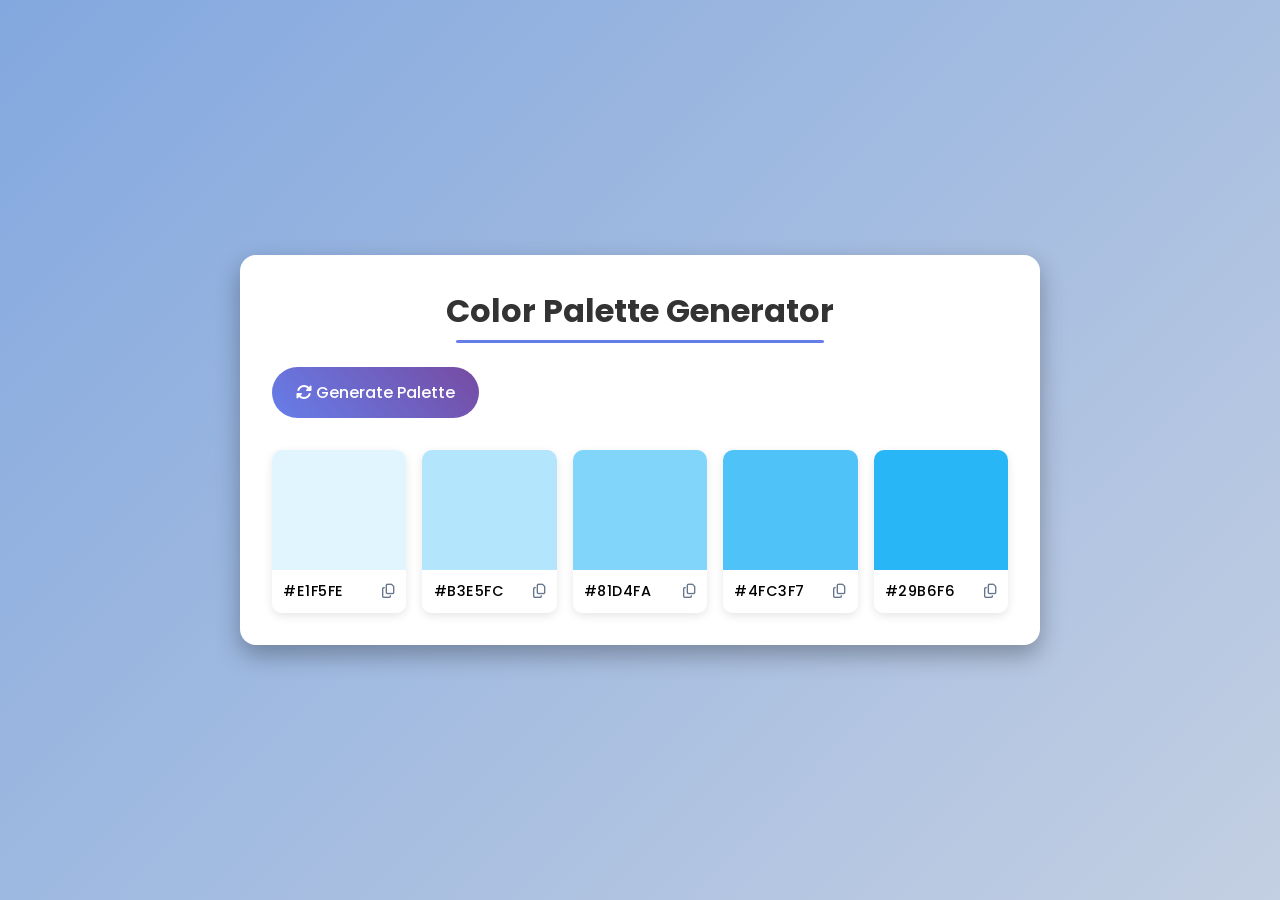
<file: color palate/index.html>
<!DOCTYPE html>
<html lang="en">
  <head>
    <meta charset="UTF-8" />
    <meta name="viewport" content="width=device-width, initial-scale=1.0" />
    <title>Color Palette Generator</title>
    <link
      rel="stylesheet"
      href="https://cdnjs.cloudflare.com/ajax/libs/font-awesome/6.7.2/css/all.min.css"
      integrity="sha512-Evv84Mr4kqVGRNSgIGL/F/aIDqQb7xQ2vcrdIwxfjThSH8CSR7PBEakCr51Ck+w+/U6swU2Im1vVX0SVk9ABhg=="
      crossorigin="anonymous"
      referrerpolicy="no-referrer"
    />
    <link rel="stylesheet" href="style.css" />
  </head>
  <body>
    <div class="container">
      <h1>Color Palette Generator</h1>

      <button id="generate-btn">
        <i class="fas fa-sync-alt"></i>
        Generate Palette
      </button>

      <div class="palette-container">
        <!-- COLOR BOX 1 -->
        <div class="color-box">
          <div class="color" style="background-color: #e1f5fe"></div>
          <div class="color-info">
            <span class="hex-value">#E1F5FE</span>
            <i class="far fa-copy copy-btn" title="Copy to clipboard"></i>
          </div>
        </div>
        <!-- COLOR BOX 2 -->
        <div class="color-box">
          <div class="color" style="background-color: #b3e5fc"></div>
          <div class="color-info">
            <span class="hex-value">#B3E5FC</span>
            <i class="far fa-copy copy-btn" title="Copy to clipboard"></i>
          </div>
        </div>
        <!-- COLOR BOX 3 -->
        <div class="color-box">
          <div class="color" style="background-color: #81d4fa"></div>
          <div class="color-info">
            <span class="hex-value">#81D4FA</span>
            <i class="far fa-copy copy-btn" title="Copy to clipboard"></i>
          </div>
        </div>
        <!-- COLOR BOX 4 -->
        <div class="color-box">
          <div class="color" style="background-color: #4fc3f7"></div>
          <div class="color-info">
            <span class="hex-value">#4FC3F7</span>
            <i class="far fa-copy copy-btn" title="Copy to clipboard"></i>
          </div>
        </div>
        <!-- COLOR BOX 5 -->
        <div class="color-box">
          <div class="color" style="background-color: #29b6f6"></div>
          <div class="color-info">
            <span class="hex-value">#29B6F6</span>
            <i class="far fa-copy copy-btn" title="Copy to clipboard"></i>
          </div>
        </div>
      </div>
    </div>

    <script src="script.js"></script>
  </body>
</html>
</file>
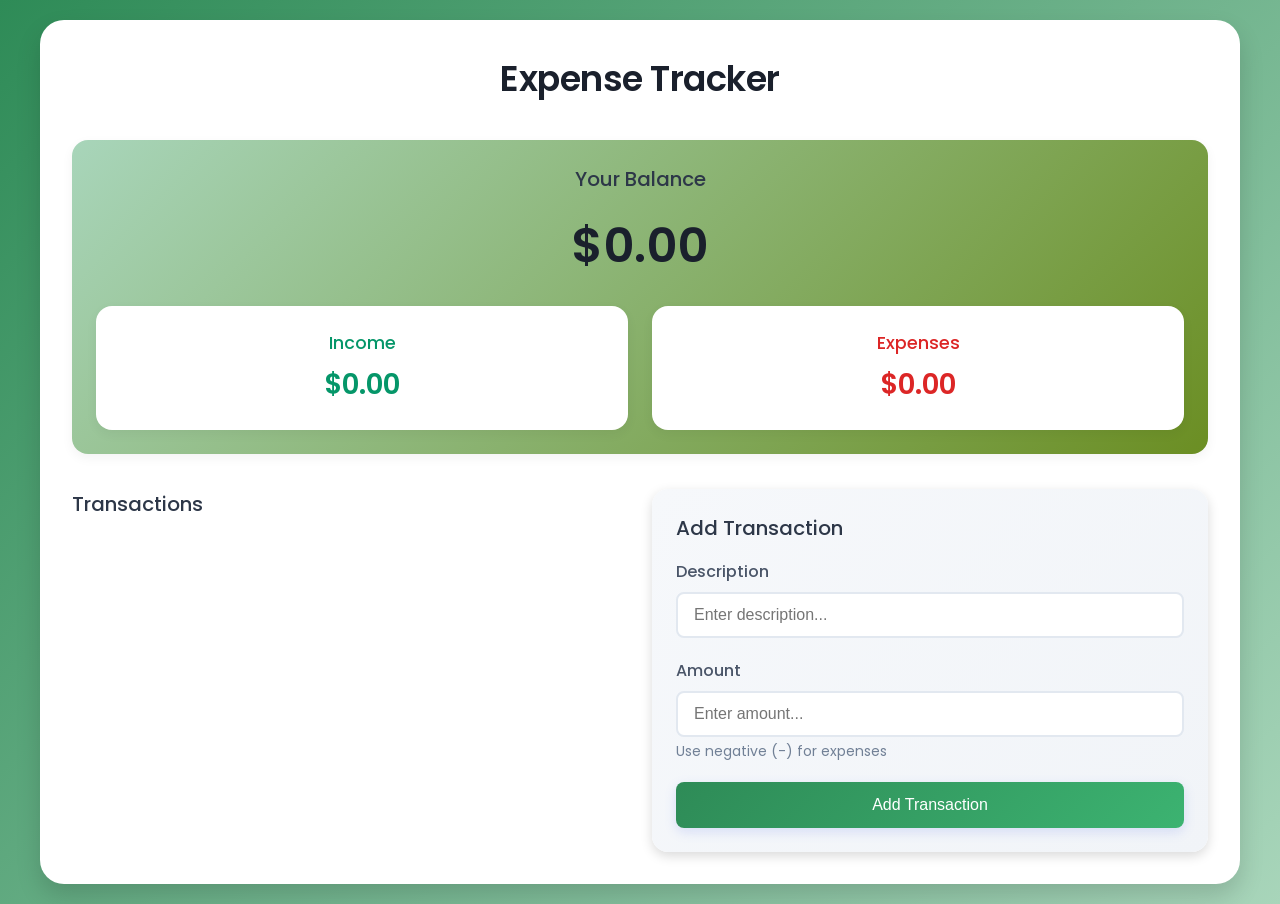
<file: expense tracker/index.html>
<!DOCTYPE html>
<html lang="en">
  <head>
    <meta charset="UTF-8" />
    <meta name="viewport" content="width=device-width, initial-scale=1.0" />
    <title>Expense Tracker</title>
    <link rel="stylesheet" href="style.css" />
    <link
      href="https://fonts.googleapis.com/css?family=Poppins:100,100italic,200,200italic,300,300italic,regular,italic,500,500italic,600,600italic,700,700italic,800,800italic,900,900italic"
      rel="stylesheet"
    />
  </head>
  <body>
    <div class="container">
      <h1>Expense Tracker</h1>

      <div class="balance-container">
        <h2>Your Balance</h2>
        <h1 id="balance">$0.00</h1>

        <div class="summary">
          <div class="income">
            <h3>Income</h3>
            <p id="income-amount">$0.00</p>
          </div>
          <div class="expenses">
            <h3>Expenses</h3>
            <p id="expense-amount">$0.00</p>
          </div>
        </div>
      </div>

      <div class="main-content">
        <div class="transaction-container">
          <h2>Transactions</h2>
          <ul id="transaction-list">
            <!-- TRANSACTIONS WILL BE INSERTED HERE -->
          </ul>
        </div>

        <div class="form-container">
          <h2>Add Transaction</h2>

          <form id="transaction-form">
            <div class="form-group">
              <label for="description">Description</label>
              <input type="text" id="description" placeholder="Enter description..." required />
            </div>

            <div class="form-group">
              <label for="amount">Amount</label>
              <input type="number" id="amount" placeholder="Enter amount..." required />
              <small>Use negative (-) for expenses</small>
            </div>

            <button type="submit">Add Transaction</button>
          </form>
        </div>
      </div>
    </div>

    <script src="script.js"></script>
  </body>
</html>
</file>
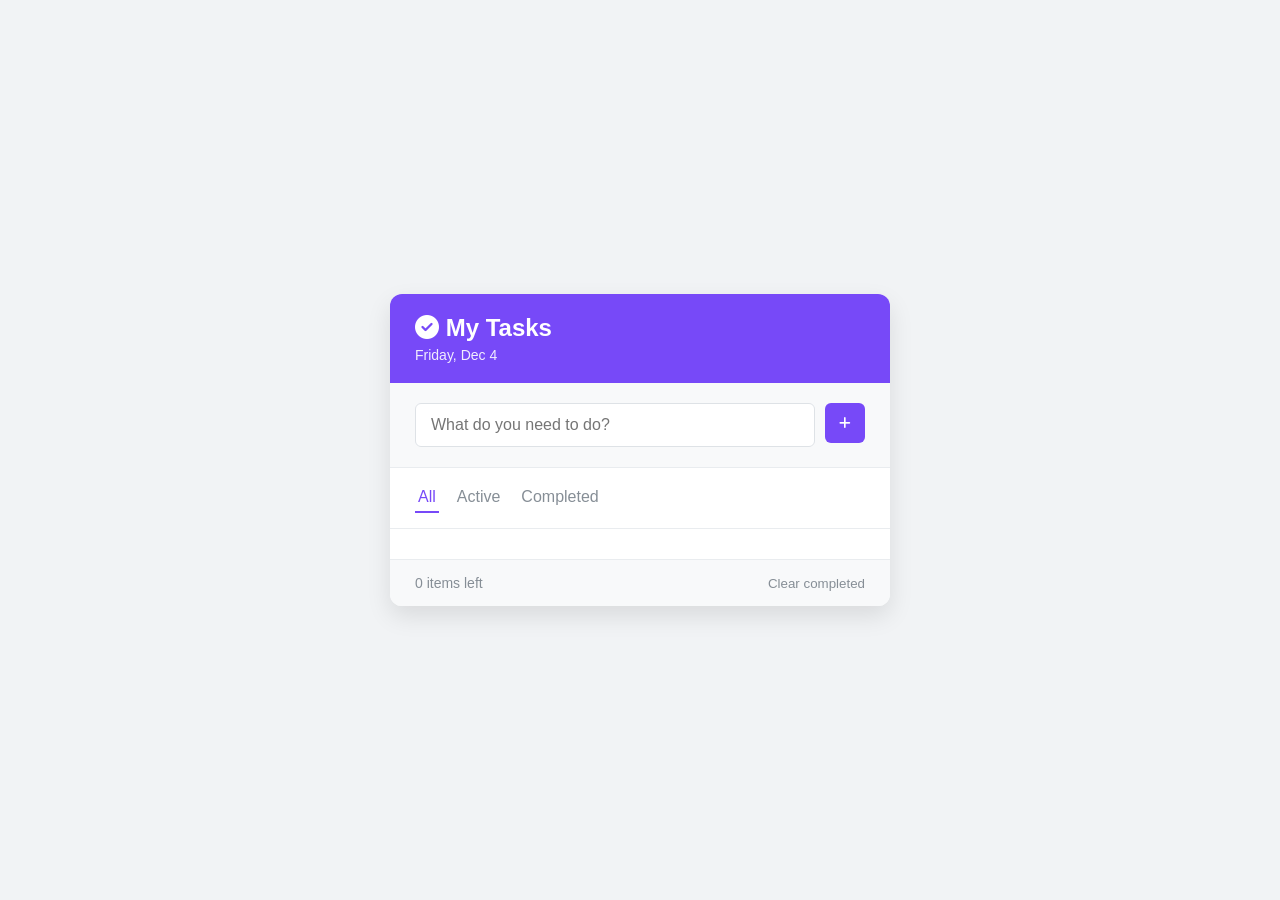
<file: Functional To-Do App with Filtering/index.html>
<!DOCTYPE html>
<html lang="en">
  <head>
    <meta charset="UTF-8" />
    <meta name="viewport" content="width=device-width, initial-scale=1.0" />
    <title>Todo App</title>
    <link rel="stylesheet" href="style.css" />
    <link
      rel="stylesheet"
      href="https://cdnjs.cloudflare.com/ajax/libs/font-awesome/6.7.2/css/all.min.css"
      integrity="sha512-Evv84Mr4kqVGRNSgIGL/F/aIDqQb7xQ2vcrdIwxfjThSH8CSR7PBEakCr51Ck+w+/U6swU2Im1vVX0SVk9ABhg=="
      crossorigin="anonymous"
      referrerpolicy="no-referrer"
    />
  </head>
  <body>
    <div class="app">
      <header>
        <h1>
          <i class="fas fa-check-circle"></i>
          My Tasks
        </h1>
        <p id="date"></p>
      </header>

      <div class="todo-input">
        <input type="text" id="task-input" placeholder="What do you need to do?" />
        <button id="add-task">
          <i class="fas fa-plus"></i>
        </button>
      </div>

      <div class="filters">
        <span class="filter active" data-filter="all"> All </span>
        <span class="filter" data-filter="active"> Active </span>
        <span class="filter" data-filter="completed"> Completed </span>
      </div>

      <div class="todos-container">
        <ul id="todos-list">
          <!-- li will be inserted right here later in the video -->
          <!-- <li class="todo-item">
            <label class="checkbox-container">
              <input type="checkbox" class="todo-checkbox" />
              <span class="checkmark"></span>
            </label>
            <span class="todo-item-text">Buy groceries</span>
            <button class="delete-btn"><i class="fas fa-times"></i></button>
          </li> -->
        </ul>
        <div class="empty-state hidden">
          <i class="fas fa-clipboard-list"></i>
          <p>No tasks here yet</p>
        </div>
      </div>

      <footer>
        <p id="items-left">0 items left</p>
        <button id="clear-completed">Clear completed</button>
      </footer>
    </div>

    <script src="script.js"></script>
  </body>
</html>
</file>
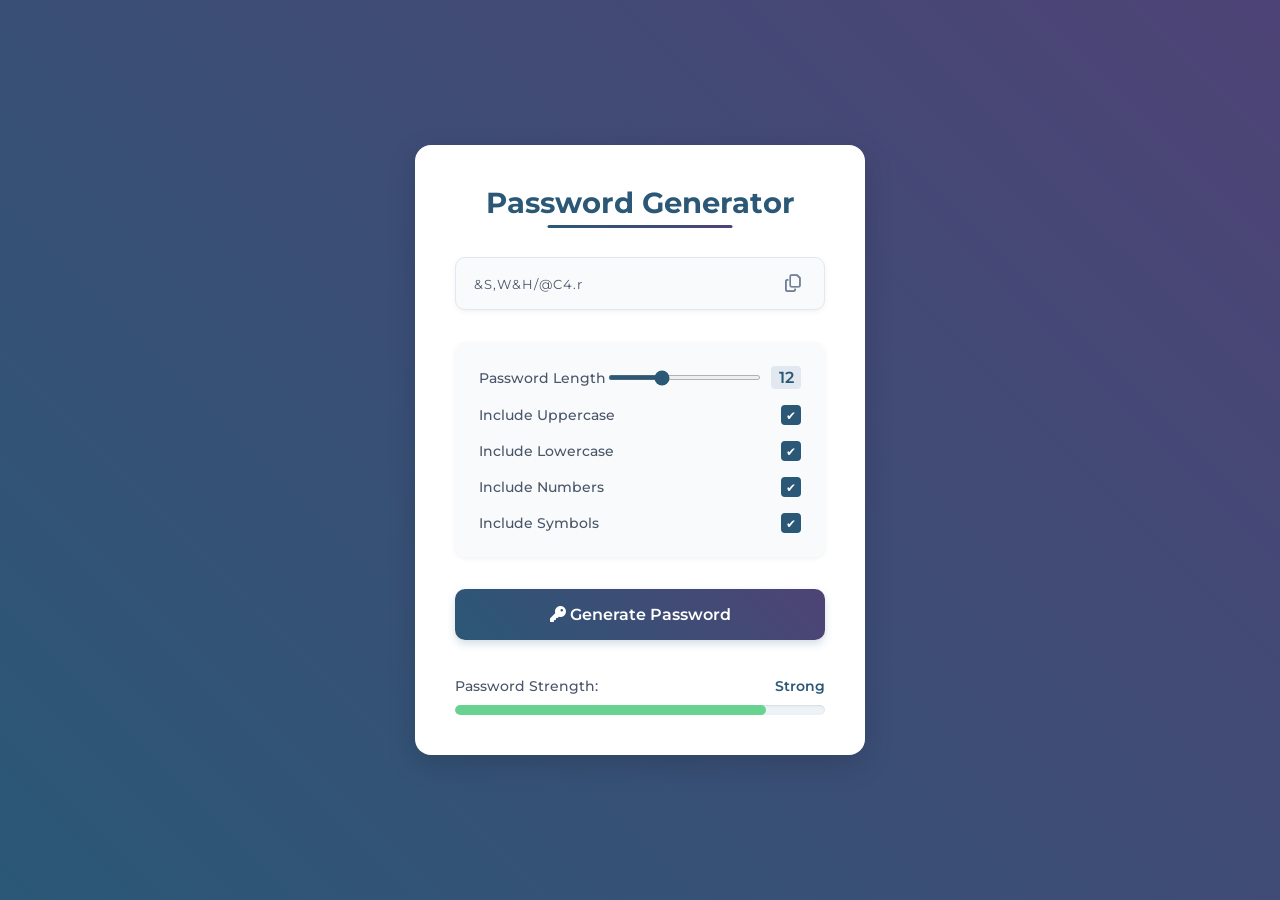
<file: password generater with strength meter/index.html>
<!DOCTYPE html>
<html lang="en">
  <head>
    <meta charset="UTF-8" />
    <meta name="viewport" content="width=device-width, initial-scale=1.0" />
    <title>Password Generator</title>
    <link rel="stylesheet" href="style.css" />
    <link
      rel="stylesheet"
      href="https://cdnjs.cloudflare.com/ajax/libs/font-awesome/6.7.2/css/all.min.css"
      integrity="sha512-Evv84Mr4kqVGRNSgIGL/F/aIDqQb7xQ2vcrdIwxfjThSH8CSR7PBEakCr51Ck+w+/U6swU2Im1vVX0SVk9ABhg=="
      crossorigin="anonymous"
      referrerpolicy="no-referrer"
    />
  </head>
  <body>
    <div class="container">
      <h1>Password Generator</h1>

      <!-- password container -->
      <div class="password-container">
        <input type="text" readonly id="password" />
        <i class="far fa-copy" id="copy-btn" title="Copy to clipboard"></i>
      </div>

      <!-- options -->
      <div class="options">
        <!-- password length -->
        <div class="option">
          <label for="length">Password Length</label>
          <div class="range-container">
            <input type="range" id="length" min="6" max="24" value="12" />
            <span id="length-value">12</span>
          </div>
        </div>
        <!-- include uppercase -->
        <div class="option">
          <label for="uppercase">Include Uppercase</label>
          <input type="checkbox" id="uppercase" checked />
        </div>
        <!-- include lowercase -->
        <div class="option">
          <label for="lowercase">Include Lowercase</label>
          <input type="checkbox" id="lowercase" checked />
        </div>
        <!-- include numbers -->
        <div class="option">
          <label for="numbers">Include Numbers</label>
          <input type="checkbox" id="numbers" checked />
        </div>
        <!-- include symbols -->
        <div class="option">
          <label for="symbols">Include Symbols</label>
          <input type="checkbox" id="symbols" checked />
        </div>
      </div>

      <button id="generate-btn">
        <i class="fas fa-key"></i>
        Generate Password
      </button>

      <div class="strength-container">
        <p>Password Strength: <span id="strength-label">Medium</span></p>

        <div class="strength-meter">
          <div class="strength-bar"></div>
        </div>
      </div>
    </div>

    <script src="script.js"></script>
  </body>
</html>
</file>
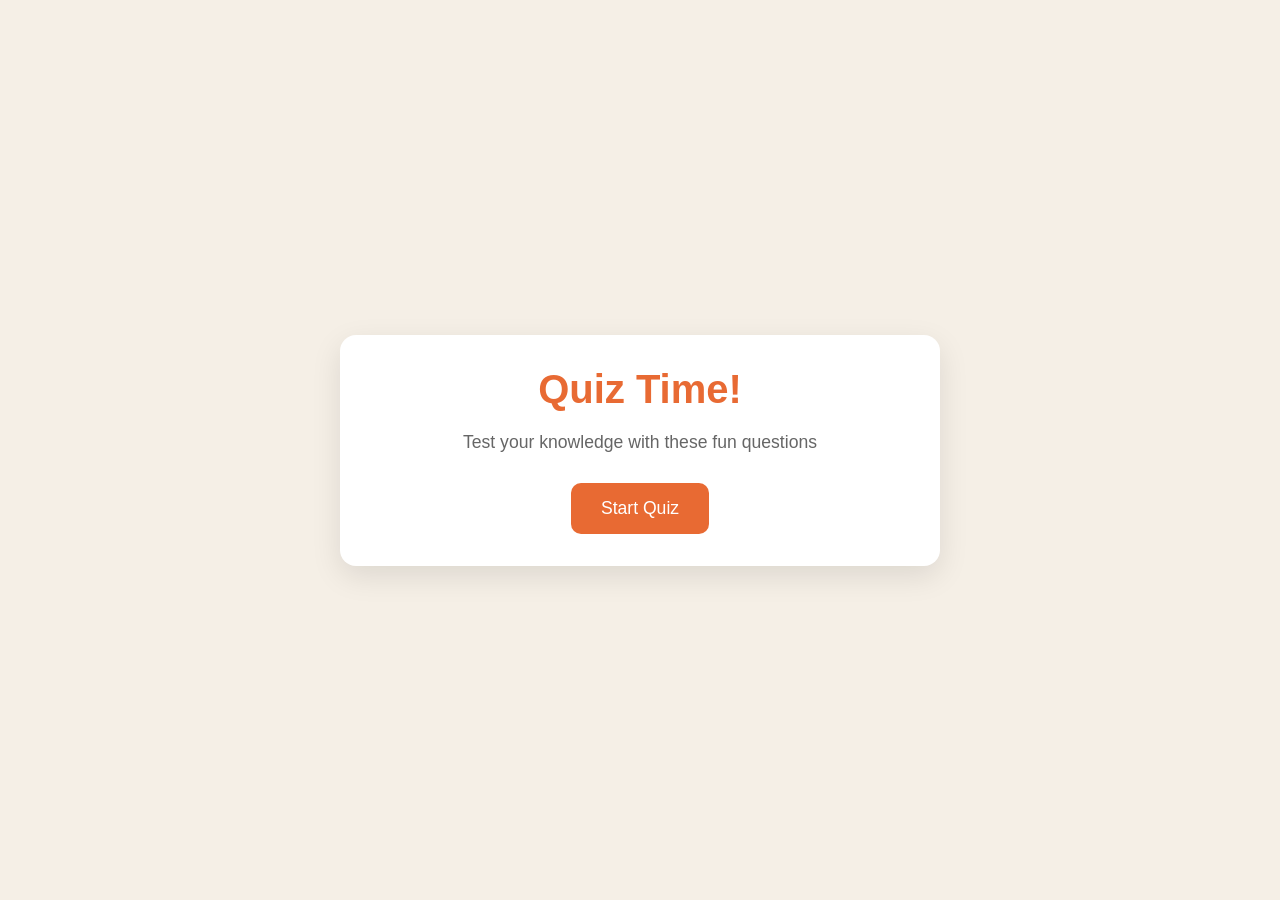
<file: quiz game/index.html>
<!DOCTYPE html>
<html lang="en">
  <head>
    <meta charset="UTF-8" />
    <meta name="viewport" content="width=device-width, initial-scale=1.0" />
    <title>Quiz Game</title>
    <link rel="stylesheet" href="style.css" />
  </head>
  <body>
    <div class="container">
      <div class="screen active" id="start-screen">
        <h1>Quiz Time!</h1>
        <p>Test your knowledge with these fun questions</p>
        <button id="start-btn">Start Quiz</button>
      </div>

      <div class="screen" id="quiz-screen">
        <div class="quiz-header">
          <h2 id="question-text">Question goes here</h2>
          <div class="quiz-info">
            <p>
              Question <span id="current-question">1</span> of <span id="total-questions">5</span>
            </p>

            <p>Score: <span id="score">0</span></p>
          </div>
        </div>

        <div id="answers-container" class="answers-container">
          <!-- Answer buttons will be insterted here from our js code later at some point -->
        </div>

        <div class="progress-bar">
          <div id="progress" class="progress"></div>
        </div>
      </div>

      <div id="result-screen" class="screen">
        <h1>Quiz Results</h1>
        <div class="result-info">
          <p>You scored <span id="final-score">0</span> out of <span id="max-score">5</span></p>

          <div id="result-message">Good job!</div>
        </div>
        <button id="restart-btn">Restart Quiz</button>
      </div>
    </div>

    <script src="script.js"></script>
  </body>
</html>
</file>
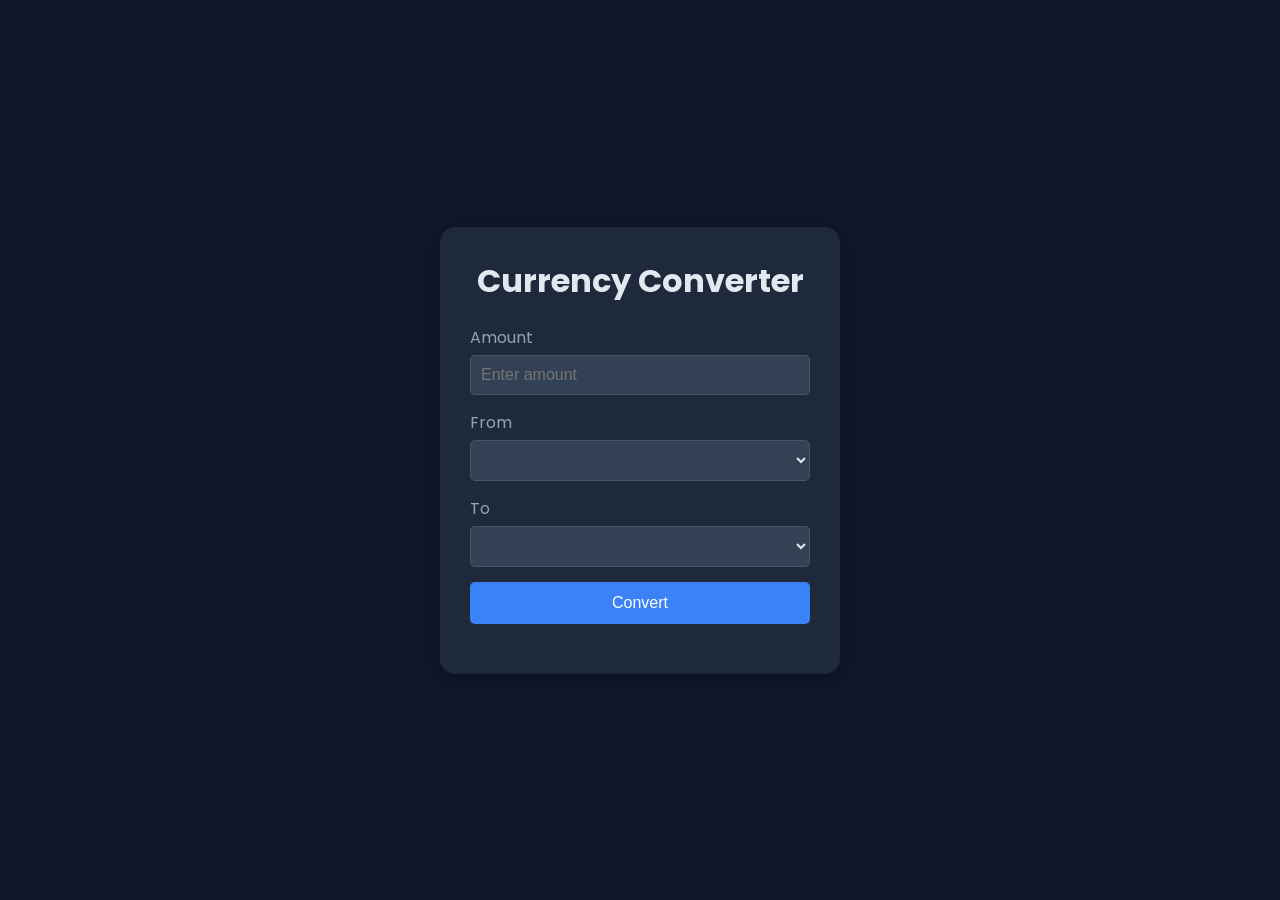
<file: Real-Time Currency Converter/index.html>
<!DOCTYPE html>
<html lang="en">
  <head>
    <meta charset="UTF-8" />
    <meta name="viewport" content="width=device-width, initial-scale=1.0" />
    <title>Curreny Converter App</title>
    <link rel="stylesheet" href="style.css" />
    <link
      href="https://fonts.googleapis.com/css?family=Poppins:100,100italic,200,200italic,300,300italic,regular,italic,500,500italic,600,600italic,700,700italic,800,800italic,900,900italic"
      rel="stylesheet"
    />
  </head>
  <body>
    <div class="container">
      <h1>Currency Converter</h1>

      <form id="converter-form">
        <div class="form-group">
          <label for="amount">Amount</label>
          <input type="number" id="amount" placeholder="Enter amount" required />
        </div>

        <div class="form-group">
          <label for="from-currency">From</label>
          <select id="from-currency">
            <!-- Currency options will be inserted from our api -->
          </select>
        </div>

        <div class="form-group">
          <label for="to-currency">To</label>
          <select id="to-currency">
            <!-- Currency options will be inserted from our api -->
          </select>
        </div>

        <button type="submit">Convert</button>
      </form>

      <div id="result"></div>
    </div>

    <script src="script.js"></script>
  </body>
</html>
</file>
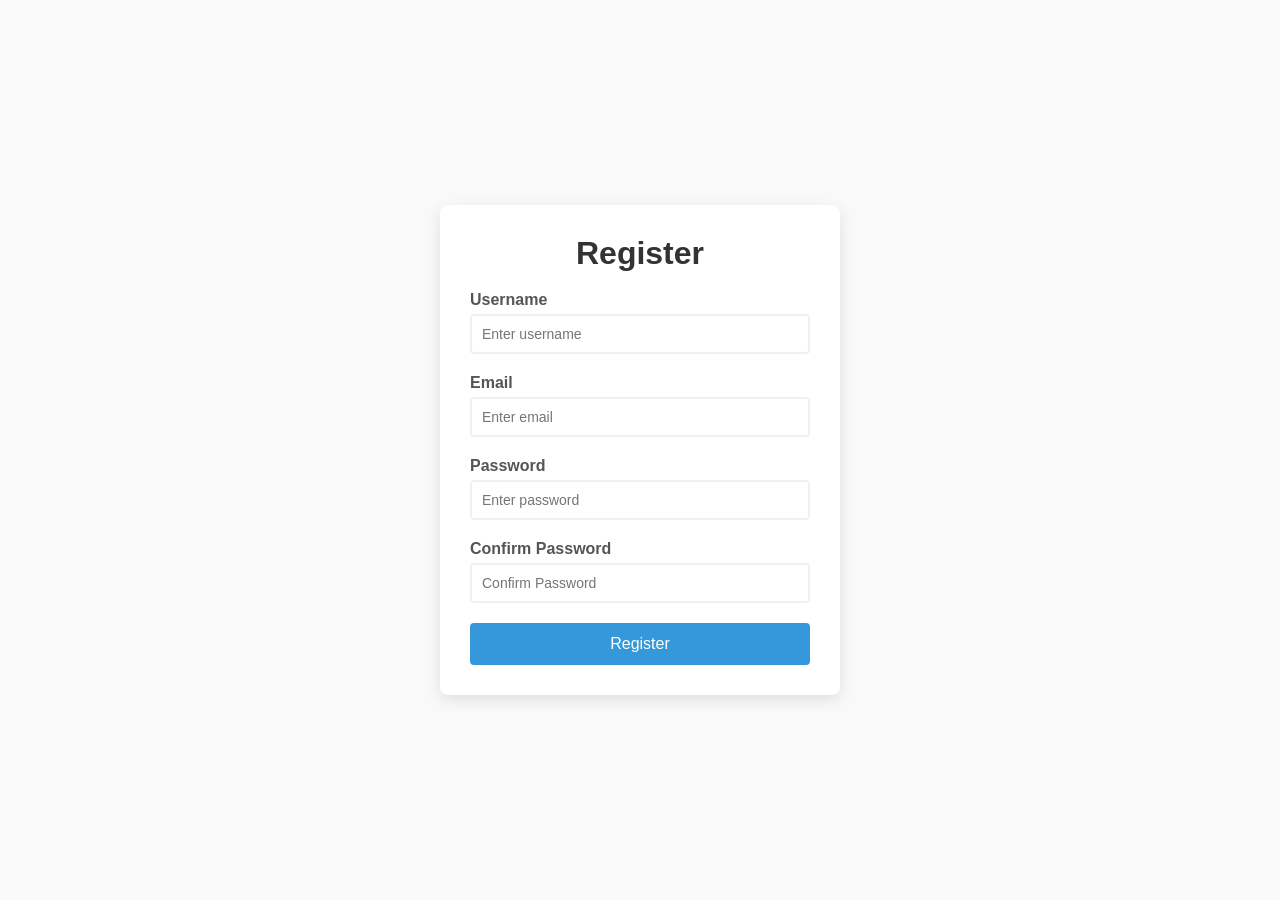
<file: registration form validator/index.html>
<!DOCTYPE html>
<html lang="en">
  <head>
    <meta charset="UTF-8" />
    <meta name="viewport" content="width=device-width, initial-scale=1.0" />
    <title>Form Validator</title>
    <link rel="stylesheet" href="style.css" />
  </head>
  <body>
    <div class="container">
      <form id="registration-form">
        <h1>Register</h1>

        <!-- username -->
        <div class="form-group">
          <label for="username">Username</label>
          <input type="text" id="username" placeholder="Enter username" />
          <small></small>
        </div>
        <!-- email -->
        <div class="form-group">
          <label for="email">Email</label>
          <input type="email" id="email" placeholder="Enter email" />
          <small></small>
        </div>
        <!-- password -->
        <div class="form-group">
          <label for="password">Password</label>
          <input type="password" id="password" placeholder="Enter password" />
          <small></small>
        </div>
        <!-- confirm password -->
        <div class="form-group">
          <label for="confirmPassword">Confirm Password</label>
          <input type="password" id="confirmPassword" placeholder="Confirm Password" />
          <small></small>
        </div>
        <!-- submit btn -->
        <button type="submit">Register</button>
      </form>
    </div>

    <script src="script.js"></script>
  </body>
</html>
</file>
<file: color palate/style.css>
/* Basic Reset */
@import url(https://fonts.googleapis.com/css?family=Poppins:100,100italic,200,200italic,300,300italic,regular,italic,500,500italic,600,600italic,700,700italic,800,800italic,900,900italic);

* {
  margin: 0;
  padding: 0;
  box-sizing: border-box;
  font-family: "Poppins", sans-serif;
}

body {
  background: linear-gradient(135deg, #83a8df, #c3cfe2);
  min-height: 100vh;
  display: flex;
  align-items: center;
  justify-content: center;
  padding: 20px;
}

.container {
  background-color: #fff;
  border-radius: 1rem;
  padding: 2rem;
  width: 100%;
  max-width: 800px;
  box-shadow: 0 10px 25px rgba(0, 0, 0, 0.3);
}

h1 {
  text-align: center;
  margin-bottom: 1.5rem;
  color: #333;
  position: relative;
  padding-bottom: 0.5rem;
}

h1::after {
  content: "";
  position: absolute;
  bottom: 0;
  left: 50%;
  transform: translateX(-50%);
  width: 50%;
  height: 3px;
  background-color: #667eea;
  border-radius: 2px;
}

#generate-btn {
  background: linear-gradient(45deg, #667eea, #764ba2);
  color: white;
  border: none;
  padding: 0.8rem 1.5rem;
  border-radius: 50px;
  cursor: pointer;
  font-weight: 500;
  margin-bottom: 2rem;
  font-size: 1rem;
}

#generate-btn:hover {
  transform: translateY(-2px);
  box-shadow: 0 6px 10px rgba(102, 126, 234, 0.3);
}

#generate-btn:active {
  transform: translateY(0);
}

.palette-container {
  display: grid;
  gap: 1rem;
  grid-template-columns: repeat(auto-fit, minmax(130px, 1fr));
}

.color-box {
  border-radius: 10px;
  overflow: hidden;
  box-shadow: 0 3px 10px rgba(0, 0, 0, 0.1);
  transition: transform 0.2s;
}

.color-box:hover {
  transform: translateY(-5px);
}

.color {
  height: 120px;
  cursor: pointer;
}

.color-info {
  background-color: #fff;
  padding: 0.7rem;
  display: flex;
  align-items: center;
  justify-content: space-between;
  font-size: 0.9rem;
}

.hex-value {
  font-weight: 500;
  letter-spacing: 0.5px;
}

.copy-btn {
  cursor: pointer;
  color: #64748b;
  transition: color 0.2s;
}

.copy-btn:hover {
  color: #667eea;
}

@media (max-width: 768px) {
  .palette-container {
    grid-template-columns: repeat(auto-fit, minmax(100px, 1fr));
  }
}
</file>
<file: expense tracker/style.css>
* {
  margin: 0;
  padding: 0;
  box-sizing: border-box;
}

body {
  background: linear-gradient(135deg, #2e8b57, #a8d5ba);
  min-height: 100vh;
  font-family: "Poppins", sans-serif;
  display: flex;
  align-items: center;
  justify-content: center;
  padding: 20px;
  color: #2d3436;
}

.container {
  width: 100%;
  max-width: 1200px;
  background-color: #fff;
  padding: 2rem;
  border-radius: 24px;
  box-shadow: 0 12px 24px rgba(0, 0, 0, 0.15);
}

h1 {
  text-align: center;
  color: #1a202c;
  margin-bottom: 35px;
  font-size: 2.2rem;
  font-weight: 600;
  letter-spacing: -0.5px;
}

h2 {
  color: #2d3748;
  margin-bottom: 1rem;
  font-size: 1.25rem;
  font-weight: 500;
}

.balance-container {
  text-align: center;
  margin-bottom: 35px;
  padding: 24px;
  background: linear-gradient(135deg, #a8d5ba, #6b8e23);
  border-radius: 1rem;
  box-shadow: 0 4px 12px rgba(0, 0, 0, 0.05);
}

.balance-container h1 {
  font-size: 3rem;
  margin: 15px 0;
}

.summary {
  display: grid;
  grid-template-columns: 1fr 1fr;
  gap: 24px;
  margin-top: 24px;
}

.main-content {
  display: grid;
  grid-template-columns: 1fr 1fr;
  gap: 24px;
}

.income,
.expenses {
  background-color: white;
  padding: 24px;
  border-radius: 1rem;
  box-shadow: 0 4px 12px rgba(0, 0, 0, 0.05);
  transition: transform 0.2s ease;
}

.income:hover,
.expenses:hover {
  transform: translateY(-2px);
}

.income h3 {
  color: #059669;
  font-size: 1.1rem;
  font-weight: 500;
}

.expenses h3 {
  color: #dc2626;
  font-size: 1.1rem;
  font-weight: 500;
}

.income p,
.expenses p {
  margin-top: 8px;
  font-size: 1.75rem;
  font-weight: 600;
}

.income p {
  color: #059669;
}

.expenses p {
  color: #dc2626;
}

.transaction-container {
  height: 100%;
  display: flex;
  flex-direction: column;
}

#transaction-list {
  list-style: none;
  max-height: 500px;
  overflow-y: auto;
  padding-right: 8px;
  flex-grow: 1;
}

#transaction-list::-webkit-scrollbar {
  width: 8px;
}

#transaction-list::-webkit-scrollbar-track {
  /* track is the bg of the scrollbar */
  background-color: #f1f1f1;
  border-radius: 4px;
}
#transaction-list::-webkit-scrollbar-thumb {
  /* thumb is the draggble part of the scrollbar */
  background-color: #cbd5e0;
  border-radius: 4px;
}
#transaction-list::-webkit-scrollbar-thumb:hover {
  background-color: #a0aec0;
}

.transaction {
  display: flex;
  justify-content: space-between;
  align-items: center;
  padding: 1rem 1.2rem;
  margin-bottom: 12px;
  border-radius: 12px;
  background-color: #fff;
  box-shadow: 0 2px 8px rgba(0, 0, 0, 0.05);
  transition: all 0.2s ease;
  border-right: 5px solid;
  animation: slideIn 0.3s ease;
}

@keyframes slideIn {
  from {
    opacity: 0;
    transform: translateX(-20px);
  }

  to {
    opacity: 1;
    transform: translateX(0px);
  }
}

.transaction:hover {
  transform: translateX(4px);
  box-shadow: 0 4px 12px rgba(0, 0, 0, 0.1);
}

.transaction.income {
  border-right-color: #059669;
}

.transaction.expense {
  border-right-color: #dc2626;
}

.transaction .delete-btn {
  background: none;
  border: none;
  color: #dc2626;
  cursor: pointer;
  font-size: 1.4rem;
  opacity: 0;
  transition: all 0.2s ease;
  padding: 4px 8px;
  border-radius: 4px;
  margin-left: 12px;
}

.transaction:hover .delete-btn {
  opacity: 1;
}

.transaction .delete-btn:hover {
  background-color: #fee2e2;
  transform: scale(1.1);
}

.form-container {
  background: linear-gradient(135deg, #f6f8fb, #f1f4f8);
  padding: 24px;
  border-radius: 16px;
  box-shadow: 0 4px 12px rgba(0, 0, 0, 0.15);
  height: 100%;
  display: flex;
  flex-direction: column;
}

.form-container form {
  height: 100%;
  display: flex;
  flex-direction: column;
}

.form-group {
  margin-bottom: 20px;
}

label {
  display: block;
  margin-bottom: 8px;
  color: #4a5568;
  font-weight: 500;
}

input {
  width: 100%;
  padding: 12px 16px;
  border: 2px solid #e2e8f0;
  border-radius: 8px;
  font-size: 1rem;
  transition: all 0.2s ease;
  background-color: white;
}

input:focus {
  outline: none;
  border-color: #667eea;
  box-shadow: 0 0 0 3px rgba(102, 126, 234, 0.1);
}

input:hover {
  border-color: #cbd5e0;
}

small {
  color: #718096;
  font-size: 0.875rem;
  margin-top: 4px;
  display: block;
}

button[type="submit"] {
  width: 100%;
  padding: 14px;
  background: linear-gradient(135deg, #2e8b57 0%, #3cb371 100%);
  color: white;
  border: none;
  border-radius: 8px;
  cursor: pointer;
  font-size: 1rem;
  font-weight: 500;
  transition: all 0.2s ease;
  box-shadow: 0 4px 12px rgba(102, 126, 234, 0.2);
  margin-top: auto;
}

button[type="submit"]:hover {
  transform: translateY(-2px);
  box-shadow: 0 6px 16px rgba(102, 126, 234, 0.3);
}

button[type="submit"]:active {
  transform: translateY(0);
}

/* responsiveness */

@media (max-width: 900px) {
  .main-content {
    grid-template-columns: 1fr;
  }

  #transaction-list {
    max-height: 300px;
  }
}

@media (max-width: 480px) {
  .container {
    padding: 24px;
  }

  .summary {
    grid-template-columns: 1fr;
    gap: 16px;
  }

  .balance-container h1 {
    font-size: 2.5rem;
  }

  .income p,
  .expenses p {
    font-size: 1.5rem;
  }

  .transaction {
    padding: 14px 16px;
  }

  h1 {
    font-size: 1.8rem;
  }
}
</file>
<file: Functional To-Do App with Filtering/style.css>
* {
  margin: 0;
  padding: 0;
  box-sizing: border-box;
}

:root {
  --primary: #7749f8;
  --primary-light: #9775fa;
  --dark: #212529;
  --light: #f8f9fa;
  --gray: #868e96;
  --danger: #fa5252;
  --success: #40c057;
  --border: #e9ecef;
}

body {
  font-family: sans-serif;
  background-color: #f1f3f5;
  min-height: 100vh;
  display: flex;
  justify-content: center;
  align-items: center;
  padding: 20px;
  color: var(--dark);
}

.app {
  width: 100%;
  max-width: 500px;
  background-color: #fff;
  border-radius: 12px;
  overflow: hidden;
  box-shadow: 0 10px 25px rgba(0, 0, 0, 0.1);
}

header {
  background-color: var(--primary);
  color: white;
  padding: 20px 25px;
}

header h1 {
  font-size: 24px;
  margin-bottom: 5px;
  font-weight: 600;
}

header p {
  font-size: 14px;
  opacity: 0.9;
}

.todo-input {
  padding: 20px 25px;
  display: flex;
  gap: 10px;
  background-color: var(--light);
  border-bottom: 1px solid var(--border);
}

.todo-input input {
  flex: 1;
  padding: 12px 15px;
  border: 1px solid #dee2e6;
  font-size: 1rem;
  transition: all 0.2s;
  border-radius: 6px;
}

.todo-input input:focus {
  outline: none;
  border-color: var(--primary);
  box-shadow: 0 0 0 3px rgba(119, 73, 248, 0.15);
}

.todo-input button {
  background-color: var(--primary);
  color: white;
  width: 40px;
  height: 40px;
  border: none;
  border-radius: 6px;
  cursor: pointer;
  transition: all 0.2s;
}

.todo-input button:hover {
  background-color: var(--primary-light);
}

.filters {
  display: flex;
  gap: 15px;
  border-bottom: 1px solid var(--border);
  padding: 15px 25px;
}

.filter {
  padding: 5px 3px;
  cursor: pointer;
  color: var(--gray);
  border-bottom: 2px solid transparent;
  transition: all 0.2s;
}

.filter:hover {
  color: var(--primary);
}

.filter.active {
  color: var(--primary);
  border-bottom: 2px solid var(--primary);
  font-weight: 500;
}

.todos-container {
  padding: 15px 0;
  max-height: 300px;
  overflow-y: auto;
}

#todos-list {
  list-style-type: none;
}

.todo-item {
  padding: 12px 15px;
  display: flex;
  align-items: center;
  transition: background-color 0.2s;
}

.todo-item:hover {
  background-color: var(--light);
}

.checkbox-container {
  margin-right: 15px;
}

.todo-checkbox {
  opacity: 0;
  position: absolute;
}

.checkmark {
  display: inline-block;
  width: 20px;
  height: 20px;
  border: 2px solid #dee2e6;
  border-radius: 4px;
  position: relative;
  cursor: pointer;
  transition: all 0.2s;
}

.todo-checkbox:checked + .checkmark {
  background-color: var(--success);
  border-color: var(--success);
}

.todo-checkbox:checked + .checkmark::after {
  content: "";
  position: absolute;
  left: 6px;
  top: 2px;
  width: 5px;
  height: 10px;
  border: solid white;
  border-width: 0 2px 2px 0;
  transform: rotate(45deg);
}

.todo-item-text {
  flex: 1;
  font-size: 1rem;
  transition: all 0.2s;
}

.todo-item.completed .todo-item-text {
  text-decoration: line-through;
  color: var(--gray);
}

.delete-btn {
  background: none;
  border: none;
  color: var(--gray);
  cursor: pointer;
  font-size: 16px;
  opacity: 0;
  transition: all 0.2s;
}

.todo-item:hover .delete-btn {
  opacity: 1;
}

.delete-btn:hover {
  color: var(--danger);
}

.empty-state {
  display: flex;
  flex-direction: column;
  align-items: center;
  justify-content: center;
  padding: 40px 0;
  color: var(--gray);
}

.empty-state i {
  font-size: 40px;
  margin-bottom: 10px;
  opacity: 0.7;
}

.hidden {
  display: none;
}

footer {
  display: flex;
  justify-content: space-between;
  align-items: center;
  padding: 15px 25px;
  border-top: 1px solid var(--border);
  background-color: var(--light);
  font-size: 14px;
}

#items-left {
  color: var(--gray);
}

#clear-completed {
  background: none;
  border: none;
  color: var(--gray);
  cursor: pointer;
  transition: all 0.2s;
}

#clear-completed:hover {
  color: var(--danger);
}
</file>
<file: password generater with strength meter/style.css>
@import url(https://fonts.googleapis.com/css?family=Montserrat:100,200,300,regular,500,600,700,800,900,100italic,200italic,300italic,italic,500italic,600italic,700italic,800italic,900italic);

:root {
  --primary-color: #2b5876;
  --secondary-color: #4e4376;
  --weak-color: #fc8181;
  --medium-color: #fbd38d;
  --strong-color: #68d391;
}

* {
  margin: 0;
  padding: 0;
  box-sizing: border-box;
  font-family: "Montserrat", sans-serif;
}

body {
  background: linear-gradient(45deg, var(--primary-color), var(--secondary-color));
  min-height: 100vh;
  display: flex;
  justify-content: center;
  align-items: center;
  color: #333;
  padding: 20px;
}

.container {
  background-color: #fff;
  padding: 2.5rem;
  border-radius: 1rem;
  box-shadow: 0 10px 30px rgba(0, 0, 0, 0.15);
  width: 90%;
  max-width: 450px;
}

h1 {
  text-align: center;
  margin-bottom: 1.8rem;
  color: var(--primary-color);
  font-size: 1.8rem;
  font-weight: 700;
  position: relative;
  padding-bottom: 0.5rem;
}

h1::after {
  content: "";
  position: absolute;
  bottom: 0;
  left: 50%;
  transform: translateX(-50%);
  width: 50%;
  height: 3px;
  background: linear-gradient(90deg, var(--primary-color), var(--secondary-color));
  border-radius: 2px;
}

.password-container {
  margin-bottom: 2rem;
  background-color: #f8fafc;
  border-radius: 10px;
  border: 1px solid #e2e8f0;
  overflow: hidden;
  box-shadow: 0 2px 5px rgba(0, 0, 0, 0.05);
  display: flex;
  align-items: center;
  justify-content: space-between;
  padding: 0 1rem 0 0;
}

#password {
  width: 100%;
  padding: 1.1rem;
  padding-right: 50px;
  border: none;
  background: transparent;
  color: #4a5568;
  letter-spacing: 1px;
  outline: none;
  border-radius: 10px;
}

#copy-btn {
  cursor: pointer;
  color: #718096;
  font-size: 1.1rem;
  width: 35px;
  height: 35px;
  display: flex;
  align-items: center;
  justify-content: center;
  border-radius: 50%;
}

#copy-btn:hover {
  color: var(--primary-color);
}

.options {
  margin-bottom: 2rem;
  background-color: #f8fafc;
  padding: 1.5rem;
  border-radius: 10px;
  box-shadow: 0 2px 5px rgba(0, 0, 0, 0.05);
}

.option {
  display: flex;
  justify-content: space-between;
  align-items: center;
  margin-bottom: 1rem;
}

.option:last-child {
  margin-bottom: 0;
}

.option label {
  font-size: 0.9rem;
  color: #4a5568;
  font-weight: 500;
}

.range-container {
  display: flex;
  align-items: center;
  gap: 10px;
  width: 60%;
}

input[type="range"] {
  accent-color: var(--primary-color);
  height: 5px;
  cursor: pointer;
  flex: 1;
}

input[type="checkbox"] {
  width: 20px;
  height: 20px;
  border: 2px solid var(--primary-color);
  appearance: none;
  border-radius: 4px;
  cursor: pointer;
  outline: none;
  position: relative;
  transition: all 0.3s;
}

input[type="checkbox"]:checked {
  background-color: var(--primary-color);
}

input[type="checkbox"]:checked::after {
  content: "\2714";
  position: absolute;
  color: white;
  left: 50%;
  top: 50%;
  transform: translate(-50%, -50%);
  font-size: 12px;
}

#length-value {
  font-weight: 600;
  color: var(--primary-color);
  width: 30px;
  text-align: center;
  background: #e2e8f0;
  border-radius: 4px;
  padding: 2px 5px;
}

button {
  width: 100%;
  padding: 1rem;
  background: linear-gradient(45deg, var(--primary-color), var(--secondary-color));
  color: white;
  border: none;
  border-radius: 10px;
  font-size: 1rem;
  font-weight: 600;
  cursor: pointer;
  transition: all 0.3s;
  margin-bottom: 1.5rem;
  box-shadow: 0 4px 8px rgba(43, 88, 118, 0.2);
}

button:hover {
  transform: translateY(-2px);
}

button:active {
  transform: translateY(0);
}

.strength-container {
  margin-top: 0.8rem;
}

.strength-container p {
  font-size: 0.9rem;
  color: #4a5568;
  margin-bottom: 0.6rem;
  display: flex;
  justify-content: space-between;
  font-weight: 500;
}

#strength-label {
  color: var(--primary-color);
  font-weight: 600;
}

.strength-meter {
  height: 10px;
  background-color: #edf2f7;
  border-radius: 5px;
  margin-top: 0.5rem;
  overflow: hidden;
  box-shadow: inset 0 1px 2px rgba(0, 0, 0, 0.1);
}

.strength-bar {
  height: 100%;
  width: 0;
  min-width: 5%;
  background-color: var(--weak-color);
  transition: all 0.3s ease;
  border-radius: 5px;
}

@media (max-width: 768px) {
  .container {
    width: 95%;
    padding: 1.8rem;
  }

  h1 {
    font-size: 1.6rem;
  }

  .option label {
    font-size: 0.9rem;
  }
}
</file>
<file: quiz game/style.css>
/* Basic Reset */

* {
  margin: 0;
  padding: 0;
  box-sizing: border-box;
}

body {
  background: #f5efe6;
  display: flex;
  justify-content: center;
  align-items: center;
  min-height: 100vh;
  padding: 1rem;
  font-family: sans-serif;
}

.container {
  background-color: white;
  border-radius: 1rem;
  box-shadow: 0 10px 30px rgba(0, 0, 0, 0.1);
  width: 100%;
  max-width: 600px;
  overflow: hidden;
  position: relative;
}

/* SCREENS */
.screen {
  display: none;
  padding: 2rem;
  text-align: center;
}

.screen.active {
  display: block;
}

/* START SCREEN */

#start-screen h1 {
  color: #e86a33;
  margin-bottom: 20px;
  font-size: 2.5rem;
}

#start-screen p {
  color: #666;
  margin-bottom: 30px;
  font-size: 1.1rem;
}

.quiz-header {
  margin-bottom: 1rem;
}

#question-text {
  color: #333;
  font-size: 1.5rem;
  margin-bottom: 1rem;
  line-height: 1.4;
}

.quiz-info {
  display: flex;
  justify-content: space-between;
  color: #666;
  margin-bottom: 10px;
}

.answers-container {
  display: flex;
  flex-direction: column;
  gap: 10px;
  margin-bottom: 25px;
}

.answer-btn {
  background-color: #f8f0e5;
  color: #333;
  border: 2px solid #eadbc8;
  border-radius: 10px;
  padding: 1rem;
  cursor: pointer;
  text-align: left;
  transition: all 0.3s ease;
}

.answer-btn:hover {
  background-color: #eadbc8;
  border-color: #dac0ae;
}

.answer-btn.correct {
  background-color: #e6fff0;
  border-color: #a3f0c4;
  color: #28a745;
}

.answer-btn.incorrect {
  background-color: #fff0f0;
  border-color: #ffbdbd;
  color: #dc3545;
}

.progress-bar {
  height: 10px;
  background-color: #f8f0e5;
  border-radius: 5px;
  overflow: hidden;
  margin-top: 20px;
}

.progress {
  height: 100%;
  background-color: #e86a33;
  width: 0%;
  transition: width 0.3s ease;
}

/* RESULT SCREEN */

#result-screen h1 {
  color: #e86a33;
  margin-bottom: 30px;
}

.result-info {
  background-color: #f8f0e5;
  border-radius: 10px;
  padding: 20px;
  margin-bottom: 30px;
}

.result-info p {
  font-size: 1.2rem;
  color: #333;
  margin-bottom: 1rem;
}

#result-message {
  font-size: 1.5rem;
  font-weight: 600;
  color: #e86a33;
}

button {
  background-color: #e86a33;
  color: white;
  border: none;
  border-radius: 10px;
  padding: 15px 30px;
  font-size: 1.1rem;
  cursor: pointer;
  transition: background-color 0.3s ease;
}

button:hover {
  background-color: #d45b28;
}

/* RESPONSIVE DESIGN */
@media (max-width: 500px) {
  /* when we hit 500px and below, implement the styles below */

  .screen {
    padding: 1rem;
  }

  #start-screen h1 {
    font-size: 2rem;
  }

  #question-text {
    font-size: 1.3rem;
  }

  .answer-btn {
    padding: 12px;
  }

  button {
    padding: 12px 25px;
    font-size: 1rem;
  }
}
</file>
<file: Real-Time Currency Converter/style.css>
* {
  margin: 0;
  padding: 0;
  box-sizing: border-box;
}

:root {
  --bg-primary: #0f172a;
  --bg-secondary: #1e293b;
  --bg-input: #334155;
  --text-primary: #e2e8f0;
  --text-secondary: #94a3b8;
  --border-color: #475569;
  --accent-primary: #3b82f6;
  --accent-hover: #2563eb;
}

body {
  background-color: var(--bg-primary);
  display: flex;
  justify-content: center;
  align-items: center;
  min-height: 100vh;
  padding: 20px;
  font-family: "Poppins", sans-serif;
}

.container {
  width: 100%;
  max-width: 400px;
  background-color: var(--bg-secondary);
  padding: 30px;
  border-radius: 15px;
  box-shadow: 0 4px 20px rgba(0, 0, 0, 0.3);
}

h1 {
  text-align: center;
  color: var(--text-primary);
  margin-bottom: 20px;
}

.form-group {
  margin-bottom: 15px;
}

label {
  display: block;
  margin-bottom: 5px;
  color: var(--text-secondary);
}

input,
select {
  width: 100%;
  padding: 10px;
  background-color: var(--bg-input);
  border: 1px solid var(--border-color);
  border-radius: 5px;
  font-size: 1rem;
  color: var(--text-primary);
}

input:focus,
select:focus {
  outline: none;
  border-color: var(--accent-primary);
  box-shadow: 0 0 0 2px rgba(59, 130, 246, 0.2);
}

button {
  width: 100%;
  padding: 12px;
  background-color: var(--accent-primary);
  color: #fff;
  border: none;
  border-radius: 5px;
  font-size: 1rem;
  cursor: pointer;
  transition: all 0.3s ease;
}

button:hover {
  background-color: var(--accent-hover);
  transform: translateY(-2px);
}

#result {
  margin-top: 20px;
  text-align: center;
  font-size: 1.2rem;
  color: var(--text-primary);
}
</file>
<file: registration form validator/style.css>
* {
  margin: 0;
  padding: 0;
  box-sizing: border-box;
}

body {
  background-color: #f9f9f9;
  font-family: sans-serif;
  display: flex;
  align-items: center;
  justify-content: center;
  min-height: 100vh;
}

.container {
  background-color: #fff;
  border-radius: 8px;
  box-shadow: 0px 5px 15px rgba(0, 0, 0, 0.1);
  width: 100%;
  max-width: 400px;
  padding: 30px;
  overflow: hidden;
}

h1 {
  text-align: center;
  color: #333;
  margin-bottom: 1.2rem;
}

.form-group {
  margin-bottom: 20px;
  position: relative;
}

label {
  display: block;
  margin-bottom: 5px;
  color: #555;
  font-weight: bold;
}

input {
  border: 2px solid #f0f0f0;
  border-radius: 4px;
  display: block;
  width: 100%;
  padding: 10px;
  font-size: 14px;
  transition: border-color 0.3s;
}

input:focus {
  outline: none;
  border-color: #3498db;
}

small {
  visibility: hidden;
  position: absolute;
  bottom: -18px;
  left: 0;
  font-size: 12px;
}

button {
  cursor: pointer;
  background: #3498db;
  border: none;
  color: white;
  display: block;
  font-size: 1rem;
  margin-top: 20px;
  padding: 12px;
  border-radius: 4px;
  width: 100%;
  transition: background-color 0.3s;
}

button:hover {
  background-color: #2980b9;
}

.form-group.error input {
  border-color: #e74c3c;
}

.form-group.success input {
  border-color: #2ecc71;
}

.form-group.error small {
  visibility: visible;
  color: #e74c3c;
}
</file>
